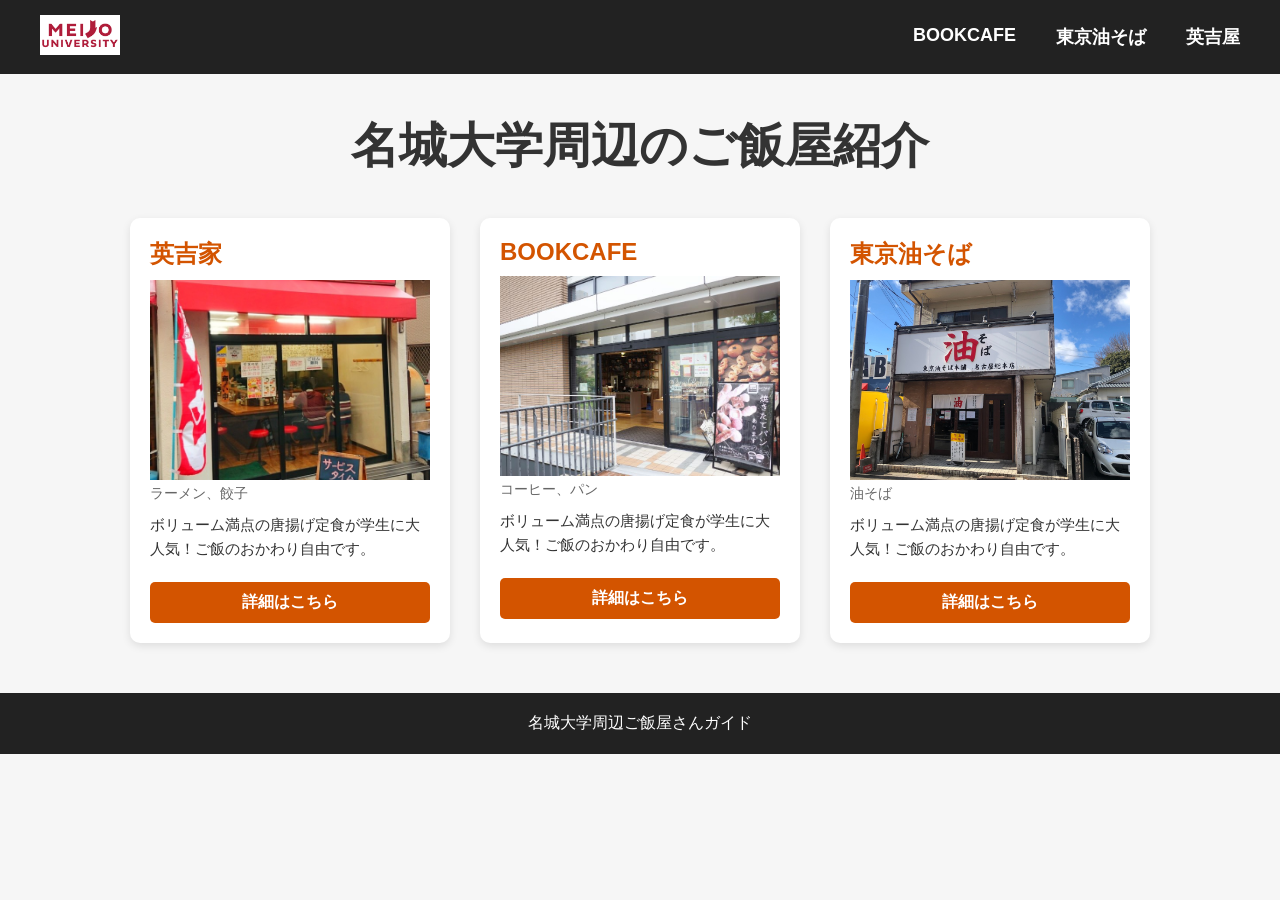
<file: index.html>
<!DOCTYPE html>
<html lang="ja">
<head>
    <meta charset="UTF-8">
    <meta name="viewport" content="width=device-width, initial-scale=1.0">
    <title>周辺のご飯屋紹介</title>
    <link rel="stylesheet" href="css/index.css">
</head>
<body>
    <header class="header">
        <a href="index.html" class="logo">
            <img src="images/名城.jpg" alt="ホーム">
        </a>
        <nav>
            <ul>
                <li><a href="Bookcafe.html">BOOKCAFE</a></li>
                <li><a href="Tokyoaburasoba.html">東京油そば</a></li>
                <li><a href="Hideyoshiya.html">英吉屋</a></li>
            </ul>
        </nav>
        </header>

        <h1>名城大学周辺のご飯屋紹介</h1>

    <section class="restaurant-list">
                <article class="card">
                    <div class="card-content">
                        <h2>英吉家</h2>
                        <img src="images/英吉屋外観.jpg" alt="ロゴ">
                        <p class="category">ラーメン、餃子</p>
                        <p class="description">ボリューム満点の唐揚げ定食が学生に大人気！ご飯のおかわり自由です。</p>
                        <a href="Hideyoshiya.html" class="btn">詳細はこちら</a>
                    </div>
                </article>

                <article class="card">
                    <div class="card-content">
                        <h2>BOOKCAFE</h2>
                        <img src="images/BOOKCAFE.jpg" alt="ロゴ">
                        <p class="category">コーヒー、パン</p>
                        <p class="description">ボリューム満点の唐揚げ定食が学生に大人気！ご飯のおかわり自由です。</p>
                        <a href="Hideyoshiya.html" class="btn">詳細はこちら</a>
                    </div>
                </article>

                <article class="card">
                    <div class="card-content">
                        <h2>東京油そば</h2>
                        <img src="images/東京油そば.jpg" alt="ロゴ">
                        <p class="category">油そば</p>
                        <p class="description">ボリューム満点の唐揚げ定食が学生に大人気！ご飯のおかわり自由です。</p>
                        <a href="Hideyoshiya.html" class="btn">詳細はこちら</a>
                    </div>
                </article>
    </section>

    <footer>
        <p>名城大学周辺ご飯屋さんガイド</p>
    </footer>
</body>
</html>
</file>
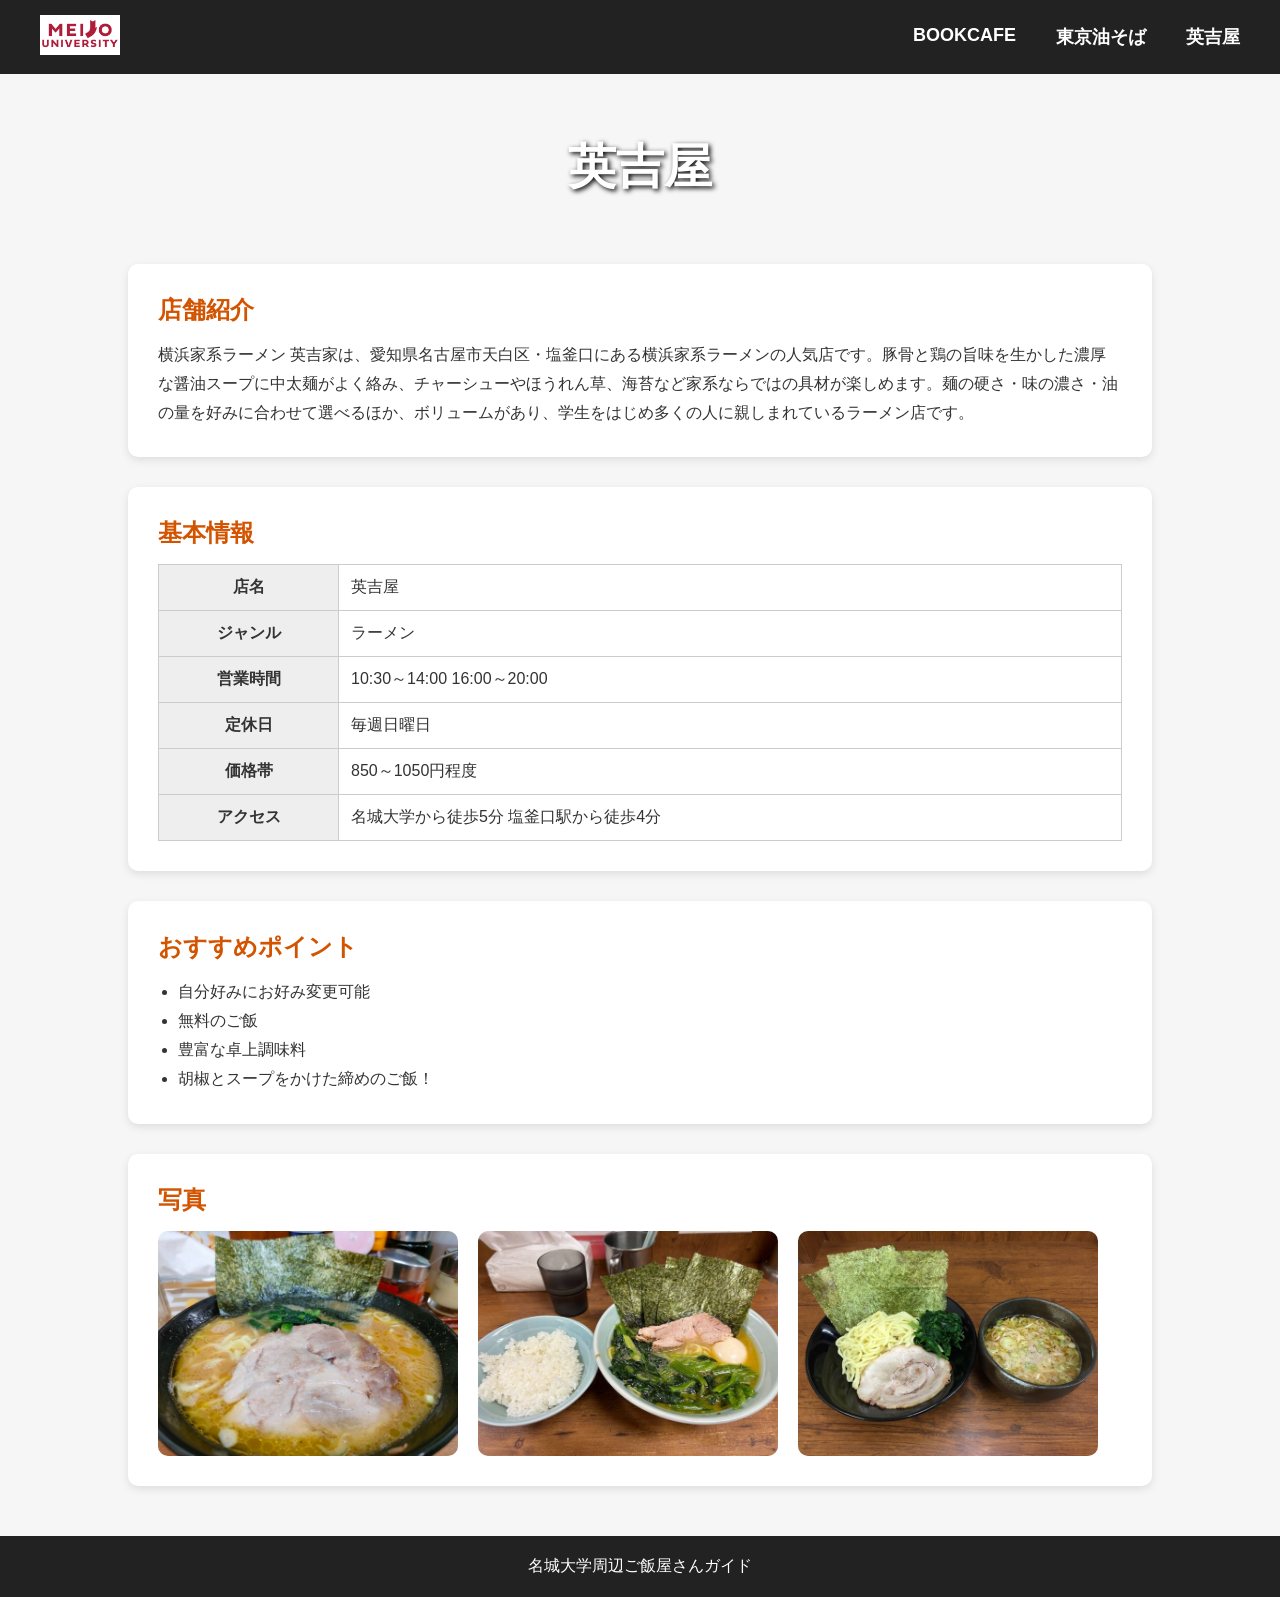
<file: Hideyoshiya.html>
<!DOCTYPE html>
<html lang="ja">
<head>
    <meta charset="UTF-8">
    <title>英吉屋紹介</title>
    <link rel="stylesheet" href="css/Hideyoshiya.css">
</head>
<body>

<header>

    <a href="index.html" class="logo">
        <img src="images/名城.jpg" alt="ホーム">
    </a>

    <nav>
        <ul>
            <li><a href="Bookcafe.html">BOOKCAFE</a></li>
            <li><a href="Tokyosoba.html">東京油そば</a></li>
            <li><a href="Hideyoshiya.html">英吉屋</a></li>
        </ul>
    </nav>

</header>

<section class="hero">
    <h1>英吉屋</h1>
</section>

<main class="container">

    <section class="box">
        <h2>店舗紹介</h2>
        <p>
            横浜家系ラーメン 英吉家は、愛知県名古屋市天白区・塩釜口にある横浜家系ラーメンの人気店です。豚骨と鶏の旨味を生かした濃厚な醤油スープに中太麺がよく絡み、チャーシューやほうれん草、海苔など家系ならではの具材が楽しめます。麺の硬さ・味の濃さ・油の量を好みに合わせて選べるほか、ボリュームがあり、学生をはじめ多くの人に親しまれているラーメン店です。
        </p>
    </section>

    <section class="box">
        <h2>基本情報</h2>
        <table>
            <tr><th>店名</th><td>英吉屋</td></tr>
            <tr><th>ジャンル</th><td>ラーメン</td></tr>
            <tr><th>営業時間</th><td>10:30～14:00 16:00～20:00</td></tr>
            <tr><th>定休日</th><td>毎週日曜日</td></tr>
            <tr><th>価格帯</th><td>850～1050円程度</td></tr>
            <tr><th>アクセス</th><td>名城大学から徒歩5分 塩釜口駅から徒歩4分</td></tr>
        </table>
    </section>

    <section class="box">
        <h2>おすすめポイント</h2>
        <ul>
            <li>自分好みにお好み変更可能</li>
            <li>無料のご飯</li>
            <li>豊富な卓上調味料</li>
            <li>胡椒とスープをかけた締めのご飯！</li>
        </ul>
    </section>

    <section class="box">
        <h2>写真</h2>
        <div class="gallery">
            <img src="images/ramen.jpg" alt="ラーメンの写真1">
            <img src="images/ramen2.jpg" alt="ラーメンの写真2">
            <img src="images/ramen3.jpg" alt="ラーメンの写真3">
        </div>
    </section>

</main>

<footer>
    <p>名城大学周辺ご飯屋さんガイド</p>
</footer>

</body>
</html>
</file>
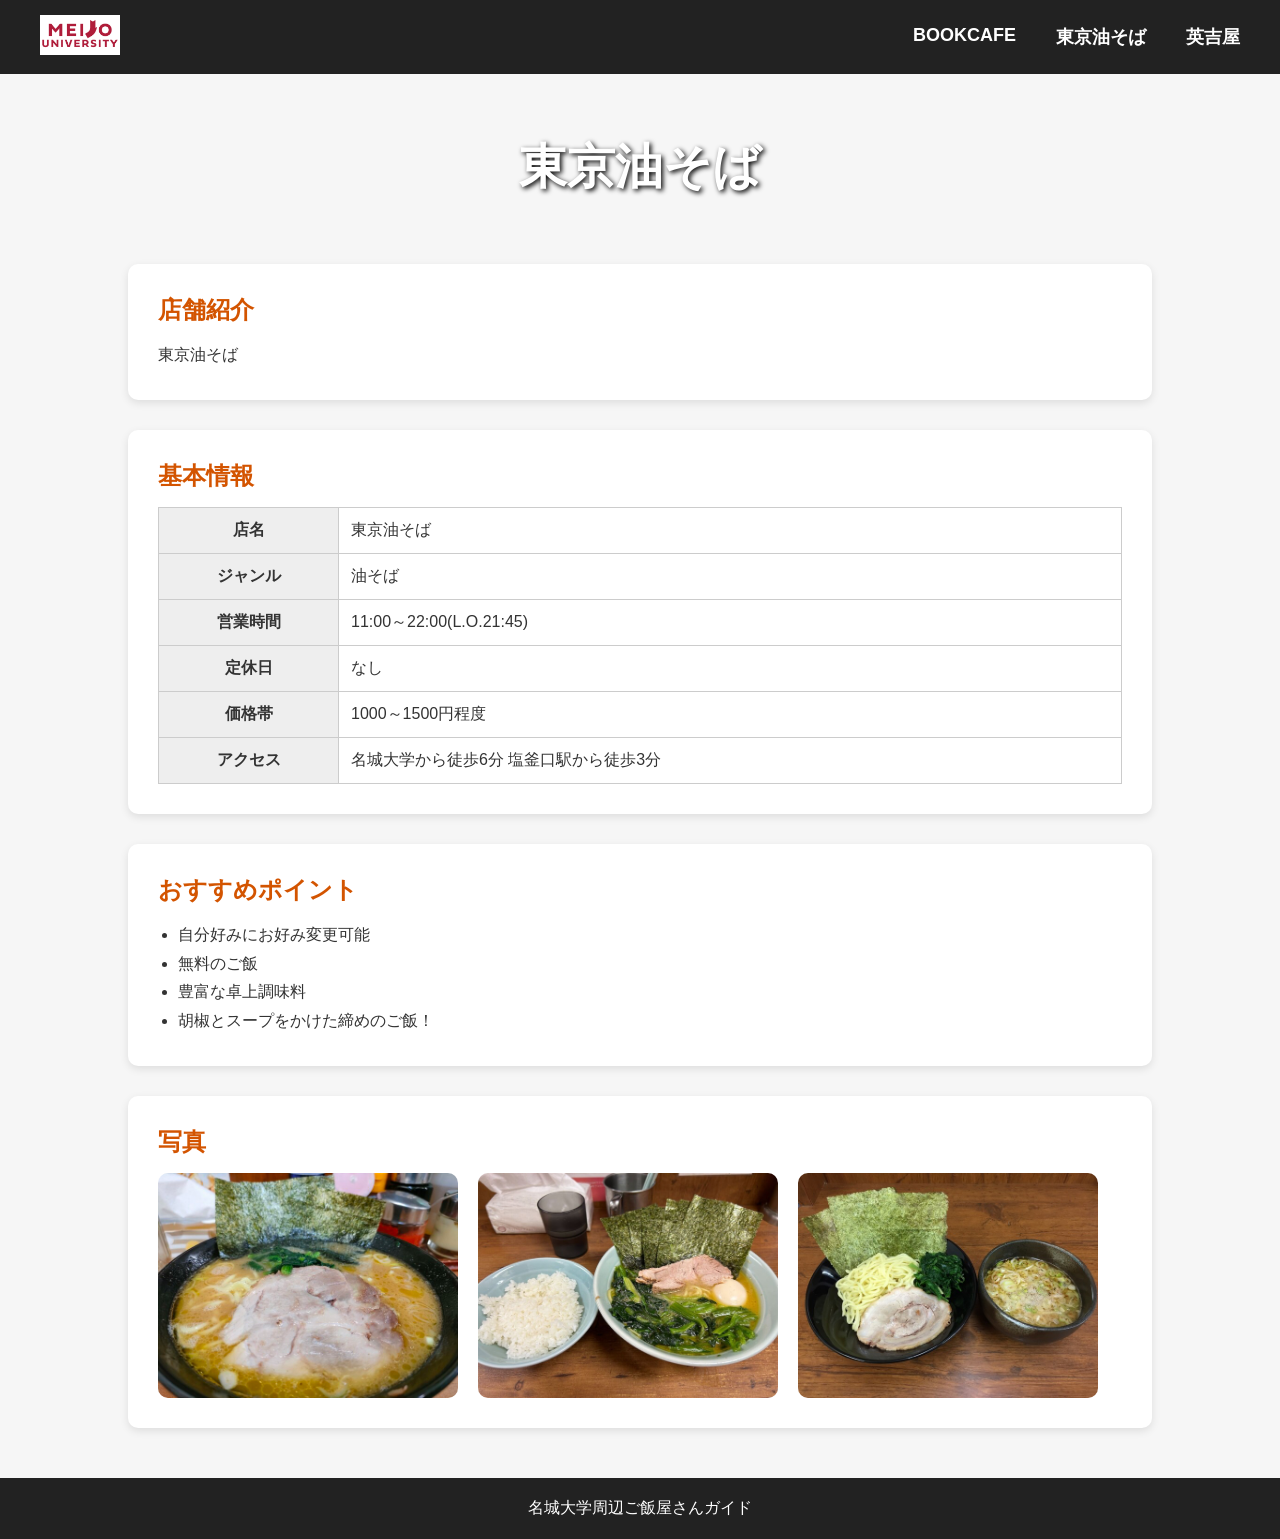
<file: Tokyosoba.html>
<!DOCTYPE html>
<html lang="ja">
<head>
    <meta charset="UTF-8">
    <title>東京油そば紹介</title>
    <link rel="stylesheet" href="css/Hideyoshiya.css">
</head>
<body>

<header>

    <a href="index.html" class="logo">
        <img src="images/名城.jpg" alt="ホーム">
    </a>

    <nav>
        <ul>
            <li><a href="Bookcafe.html">BOOKCAFE</a></li>
            <li><a href="Tokyosoba.html">東京油そば</a></li>
            <li><a href="Hideyoshiya.html">英吉屋</a></li>
        </ul>
    </nav>

</header>

<section class="hero">
    <h1>東京油そば</h1>
</section>

<main class="container">

    <section class="box">
        <h2>店舗紹介</h2>
        <p>
            東京油そば
        </p>
    </section>

    <section class="box">
        <h2>基本情報</h2>
        <table>
            <tr><th>店名</th><td>東京油そば</td></tr>
            <tr><th>ジャンル</th><td>油そば</td></tr>
            <tr><th>営業時間</th><td>11:00～22:00(L.O.21:45)</td></tr>
            <tr><th>定休日</th><td>なし</td></tr>
            <tr><th>価格帯</th><td>1000～1500円程度</td></tr>
            <tr><th>アクセス</th><td>名城大学から徒歩6分 塩釜口駅から徒歩3分</td></tr>
        </table>
    </section>

    <section class="box">
        <h2>おすすめポイント</h2>
        <ul>
            <li>自分好みにお好み変更可能</li>
            <li>無料のご飯</li>
            <li>豊富な卓上調味料</li>
            <li>胡椒とスープをかけた締めのご飯！</li>
        </ul>
    </section>

    <section class="box">
        <h2>写真</h2>
        <div class="gallery">
            <img src="images/ramen.jpg" alt="ラーメンの写真1">
            <img src="images/ramen2.jpg" alt="ラーメンの写真2">
            <img src="images/ramen3.jpg" alt="ラーメンの写真3">
        </div>
    </section>

</main>

<footer>
    <p>名城大学周辺ご飯屋さんガイド</p>
</footer>

</body>
</html>
</file>
<file: css/index.css>
/* 全体の基本設定 */
* {
    margin: 0;
    padding: 0;
    box-sizing: border-box;
}

body {
    font-family: "Yu Gothic", sans-serif;
    background-color: #f6f6f6;
    color: #333;
}

/* ヘッダーの設定（Hideyoshiya.cssと統一） */
header {
    background: #222;
    padding: 15px 40px;
    display: flex;
    justify-content: space-between;
    align-items: center;
}

.logo img {
    width: 80px;
    height: auto;
    transition: 0.3s;
}

.logo img:hover {
    transform: scale(1.08);
}

nav ul {
    display: flex;
    list-style: none;
    gap: 40px;
}

nav a {
    color: white;
    text-decoration: none;
    font-size: 18px;
    font-weight: bold;
}

nav a:hover {
    color: #ffb347;
}

/* サイトタイトルの設定 */
h1 {
    text-align: center;
    margin: 40px 0;
    font-size: 3rem;
}

/* レストランカードのレイアウト */
.restaurant-list {
    display: flex;
    justify-content: center;
    gap: 30px;
    flex-wrap: wrap;
    padding: 0 20px;
}

.card {
    background: white;
    width: 320px;
    border-radius: 10px;
    box-shadow: 0 3px 8px rgba(0,0,0,0.1);
    overflow: hidden;
    transition: 0.3s;
}

.card:hover {
    transform: translateY(-5px);
    box-shadow: 0 6px 15px rgba(0,0,0,0.15);
}

.card img {
    width: 100%;
    height: 200px;
    object-fit: cover;
}

.card-content {
    padding: 20px;
}

.card-content h2 {
    margin-bottom: 10px;
    color: #d35400;
}

.category {
    font-size: 0.9rem;
    color: #666;
    margin-bottom: 10px;
}

.description {
    line-height: 1.6;
    margin-bottom: 20px;
    font-size: 0.95rem;
}

/* ボタンの設定 */
.btn {
    display: block;
    text-align: center;
    padding: 10px;
    background-color: #d35400;
    color: white;
    text-decoration: none;
    border-radius: 5px;
    font-weight: bold;
}

.btn:hover {
    background-color: #a84300;
}

/* フッターの設定 */
footer {
    text-align: center;
    background-color: #222;
    color: white;
    padding: 20px;
    margin-top: 50px;
}
</file>
<file: css/Hideyoshiya.css>
* {
    margin: 0;
    padding: 0;
    box-sizing: border-box;
}

body {
    font-family: "Yu Gothic", sans-serif;
    background-color: #f6f6f6;
    color: #333;
}

header{
    background:#222;
    padding:15px 40px;

    display:flex;
    justify-content:space-between;
    align-items:center;
}

.logo img{
    width:80px;
    height:auto;
    transition:0.3s;
}

.logo img:hover{
    transform:scale(1.08);
}

nav ul{
    display:flex;
    list-style:none;
    gap:40px;
}

nav a{
    color:white;
    text-decoration:none;
    font-size:18px;
    font-weight:bold;
}

nav a:hover{
    color:#ffb347;
}
.hero {
    height: 150px;
    display: flex;
    justify-content: center;
    align-items: center;
}

.hero h1 {
    margin: 0;  
    color: white;
    font-size: 48px;
    text-shadow: 2px 2px 5px black;
    transform: translateY(18px);
}

.container {
    width: 80%;
    max-width: 1100px;
    margin: 40px auto;
}

.box {
    background-color: white;
    padding: 30px;
    margin-bottom: 30px;
    border-radius: 10px;
    box-shadow: 0 3px 8px rgba(0,0,0,0.1);
}

.box h2 {
    margin-bottom: 15px;
    color: #d35400;
}

.box p {
    line-height: 1.8;
}

.box ul {
    margin-left: 20px;
    line-height: 1.8;
}

table {
    width: 100%;
    border-collapse: collapse;
}

th, td {
    border: 1px solid #ccc;
    padding: 12px;
}

th {
    width: 180px;
    background-color: #eee;
}

.gallery {
    display: flex;
    gap: 20px;
    flex-wrap: wrap;
}

.gallery img {
    width: 300px;
    border-radius: 10px;
}

.back {
    text-align: center;
}

.back a {
    display: inline-block;
    padding: 12px 30px;
    background-color: #d35400;
    color: white;
    text-decoration: none;
    border-radius: 5px;
}

.back a:hover {
    background-color: #a84300;
}

footer {
    text-align: center;
    background-color: #222;
    color: white;
    padding: 20px;
    margin-top: 50px;
}
</file>
